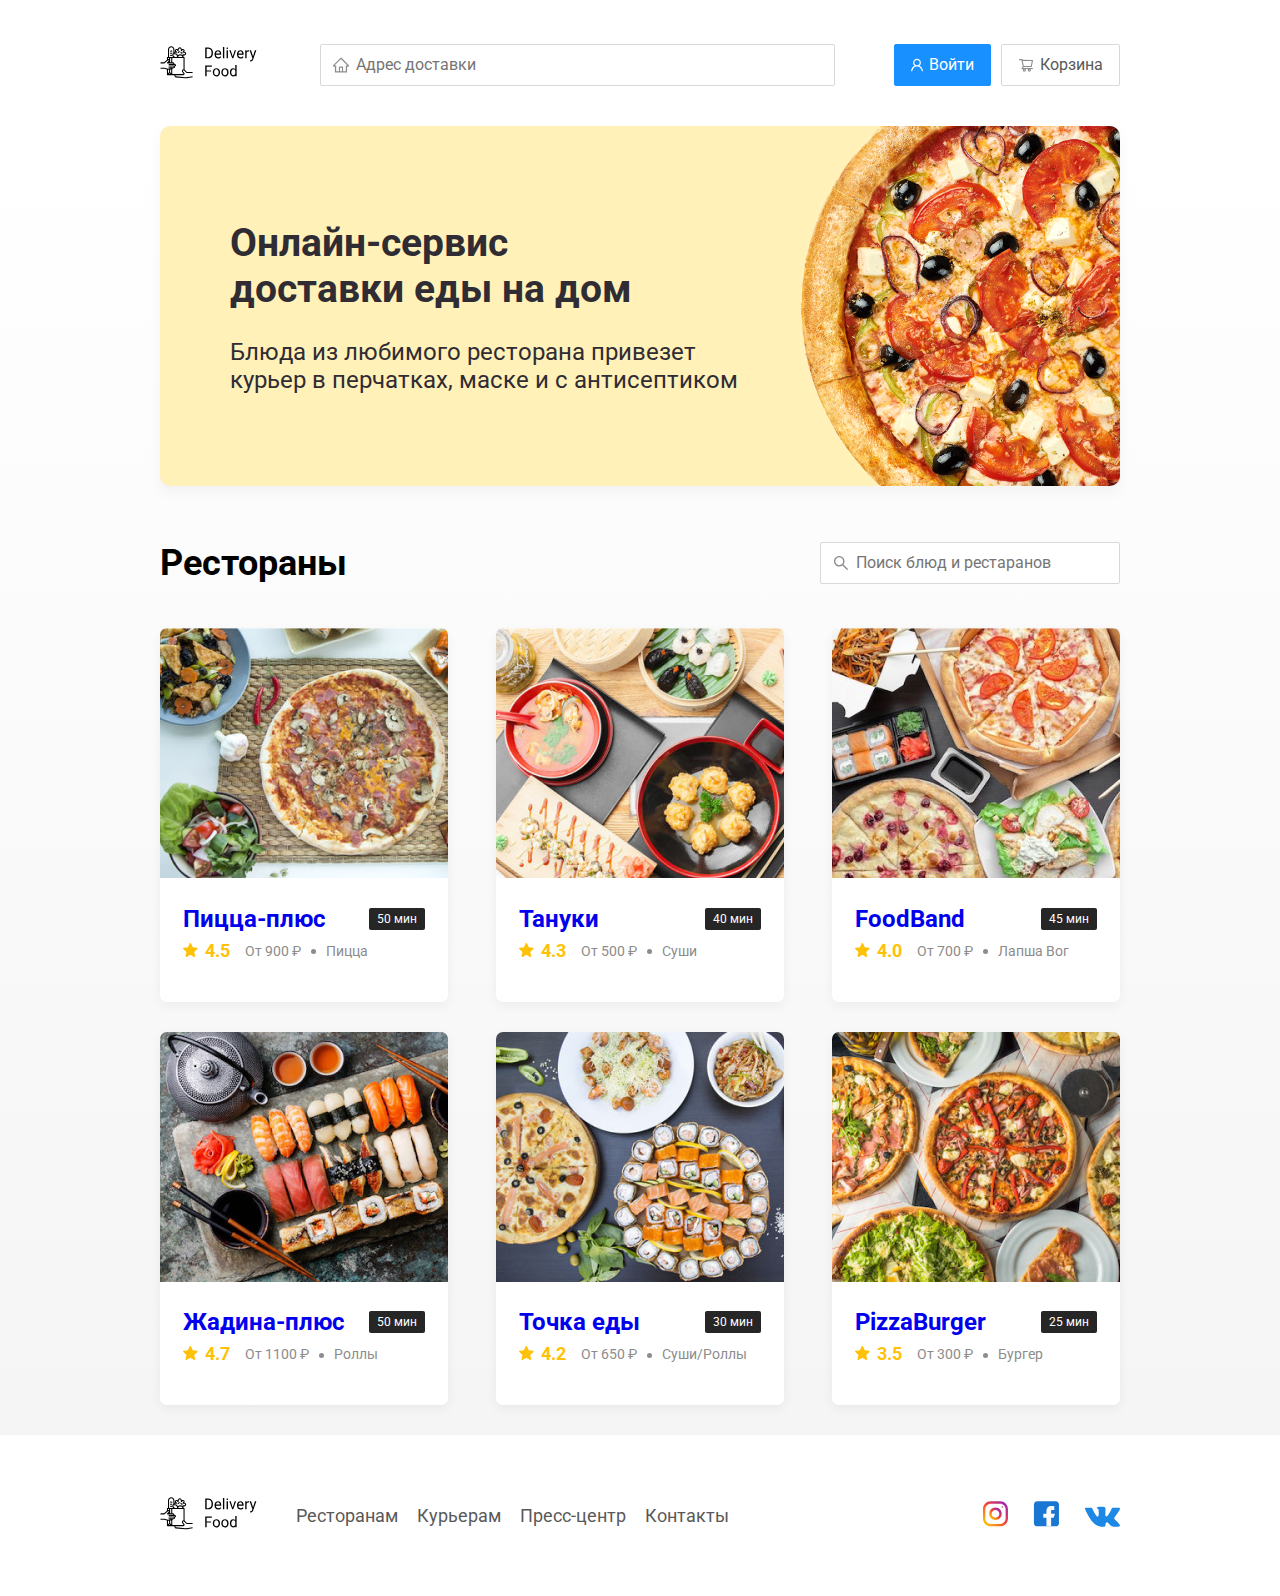
<file: index.html>
<!DOCTYPE html>
<html lang="ru">
<head>
    <meta charset="UTF-8" />
    <meta name="viewport" content="width=device-width, initial-scale=1.0" />
    <title>Delivery Food - доставка еду на дом</title>
    <link href="https://fonts.googleapis.com/css?family=Roboto:400,700&display=swap&subset=cyrillic"
    rel="stylesheet">
    <link rel="stylesheet" href="css/normalize.css">
    <link rel="stylesheet" href="css/style.css" />
</head>
<body>
    <div class="container">
        <header class="header">
            <a href="index.html" class="logo">
                <img src="img/logo.svg" alt="Logo"/>
            </a>
            <input type="text" class="input input-address" placeholder="Адрес доставки"/>
            <div class="buttons">
                <button class="button button-primary">
                    <img src="img/user.svg" alt="user" class="button-icon" />
                    <span class="button-text">Войти</span>
                </button>
                <button class="button">
                    <img src="img/shopping-cart.svg" alt="shopping cart" class="button-icon" />
                    <span class="button-text">Корзина</span>
                </button>
            </div>
        </header>
        <!-- /.container -->
    </div>
    <main class="main">
        <div class="container">
            <section class="promo">
                <h1 class="promo-title">Онлайн-сервис <br />доставки еды на дом</h1>
                <p class="promo-text">
                    Блюда из любимого ресторана привезет курьер в перчатках, маске и с антисептиком
                </p>
            </section>
            <section class="restaurants">
                <div class="section-heading">
                    <h2 class="section-title">Рестораны</h2>
                    <input type="text" class="input input-search" placeholder="Поиск блюд и рестаранов" />
                </div>
                <div class="cards">
                    <a href="restaurant .html" class="card"> <!-- 1 -->
                        <img src="img/image.jpg" alt="image" class="card-image" />
                        <div class="card-text">
                            <div class="card-heading">
                                <h3 class="card-title">Пицца-плюс</h3>
                                <span class="card-tag tag">50 мин</span>
                            </div>
                            <!-- /.card-heading -->
                            <div class="card-info">
                                <div class="rating"><img src="img/rating.svg" alt="rating" class="rating-star" />4.5</div>
                                <div class="price">От 900 ₽</div>
                                <div class="category">Пицца</div>
                            </div>
                            <!-- /.card-info -->
                        </div>
                        <!-- /.card-text -->
                    </a>
                    <!-- /.card 1 -->
                    <a href="restaurant .html" class="card"> <!-- 2 -->
                        <img src="img/image2.jpg" alt="image" class="card-image" />
                        <div class="card-text">
                            <div class="card-heading">
                                <h3 class="card-title">Тануки</h3>
                                <span class="card-tag tag">40 мин</span>
                            </div>
                            <!-- /.card-heading -->
                            <div class="card-info">
                                <div class="rating"><img src="img/rating.svg" alt="rating" class="rating-star" />4.3</div>
                                <div class="price">От 500 ₽</div>
                                <div class="category">Суши</div>
                            </div>
                            <!-- /.card-info -->
                        </div>
                        <!-- /.card-text -->
                    </a>
                    <!-- /.card 2 -->
                    <a href="restaurant .html" class="card"> <!-- 3 -->
                        <img src="img/image3.jpg" alt="image" class="card-image" />
                        <div class="card-text">
                            <div class="card-heading">
                                <h3 class="card-title">FoodBand</h3>
                                <span class="card-tag tag">45 мин</span>
                            </div>
                            <!-- /.card-heading -->
                            <div class="card-info">
                                <div class="rating"><img src="img/rating.svg" alt="rating" class="rating-star" />4.0</div>
                                <div class="price">От 700 ₽</div>
                                <div class="category">Лапша Вог</div>
                            </div>
                            <!-- /.card-info -->
                        </div>
                        <!-- /.card-text -->
                    </a>
                    <!-- /.card 3 -->
                    <a href="restaurant .html" class="card"> <!-- 4 -->
                        <img src="img/image4.jpg" alt="image" class="card-image" />
                        <div class="card-text">
                            <div class="card-heading">
                                <h3 class="card-title">Жадина-плюс</h3>
                                <span class="card-tag tag">50 мин</span>
                            </div>
                            <!-- /.card-heading -->
                            <div class="card-info">
                                <div class="rating"><img src="img/rating.svg" alt="rating" class="rating-star" />4.7</div>
                                <div class="price">От 1100 ₽</div>
                                <div class="category">Роллы</div>
                            </div>
                            <!-- /.card-info -->
                        </div>
                        <!-- /.card-text -->
                    </a>
                    <!-- /.card 4 -->
                    <a href="restaurant .html" class="card"> <!-- 5 -->
                        <img src="img/image5.jpg" alt="image" class="card-image" />
                        <div class="card-text">
                            <div class="card-heading">
                                <h3 class="card-title">Точка еды</h3>
                                <span class="card-tag tag">30 мин</span>
                            </div>
                            <!-- /.card-heading -->
                            <div class="card-info">
                                <div class="rating"><img src="img/rating.svg" alt="rating" class="rating-star" />4.2</div>
                                <div class="price">От 650 ₽</div>
                                <div class="category">Суши/Роллы</div>
                            </div>
                            <!-- /.card-info -->
                        </div>
                        <!-- /.card-text -->
                    </a>
                    <!-- /.card 5 -->
                    <a href="restaurant .html" class="card"> <!-- 6 -->
                        <img src="img/image6.jpg" alt="image" class="card-image" />
                        <div class="card-text">
                            <div class="card-heading">
                                <h3 class="card-title">PizzaBurger</h3>
                                <span class="card-tag tag">25 мин</span>
                            </div>
                            <!-- /.card-heading -->
                            <div class="card-info">
                                <div class="rating"><img src="img/rating.svg" alt="rating" class="rating-star" />3.5</div>
                                <div class="price">От 300 ₽</div>
                                <div class="category">Бургер</div>
                            </div>
                            <!-- /.card-info -->
                        </div>
                        <!-- /.card-text -->
                    </a>
                    <!-- /.card 6 -->
                </div>
                <!-- /.cards -->
            </section>
        </div>
        <!-- /.container -->
    </main>

    <footer class="footer">
        <div class="container">
            <div class="footer-block">
                <a href="index.html" class="logofooter-logo">
                    <img src="img/logo.svg" alt="Logo"/>
                </a>    
                <nav class="footer-nav">
                    <a href="#" class="footer-link">Ресторанам</a>
                    <a href="#" class="footer-link">Курьерам</a>
                    <a href="#" class="footer-link">Пресс-центр</a>
                    <a href="#" class="footer-link">Контакты</a>
                </nav>
                <div class="social-link">
                    <a href="#" class="social-link"><img src="img/instagram.svg" alt="instagram"></a>
                    <a href="#" class="social-link"><img src="img/fb.svg" alt="facebook"></a>
                    <a href="#" class="social-link"><img src="img/vk.svg" alt="vk"></a>
                </div>
            </div>
            <!-- /.footer-block -->
        </div>
    </footer>

</body>
</html>
</file>
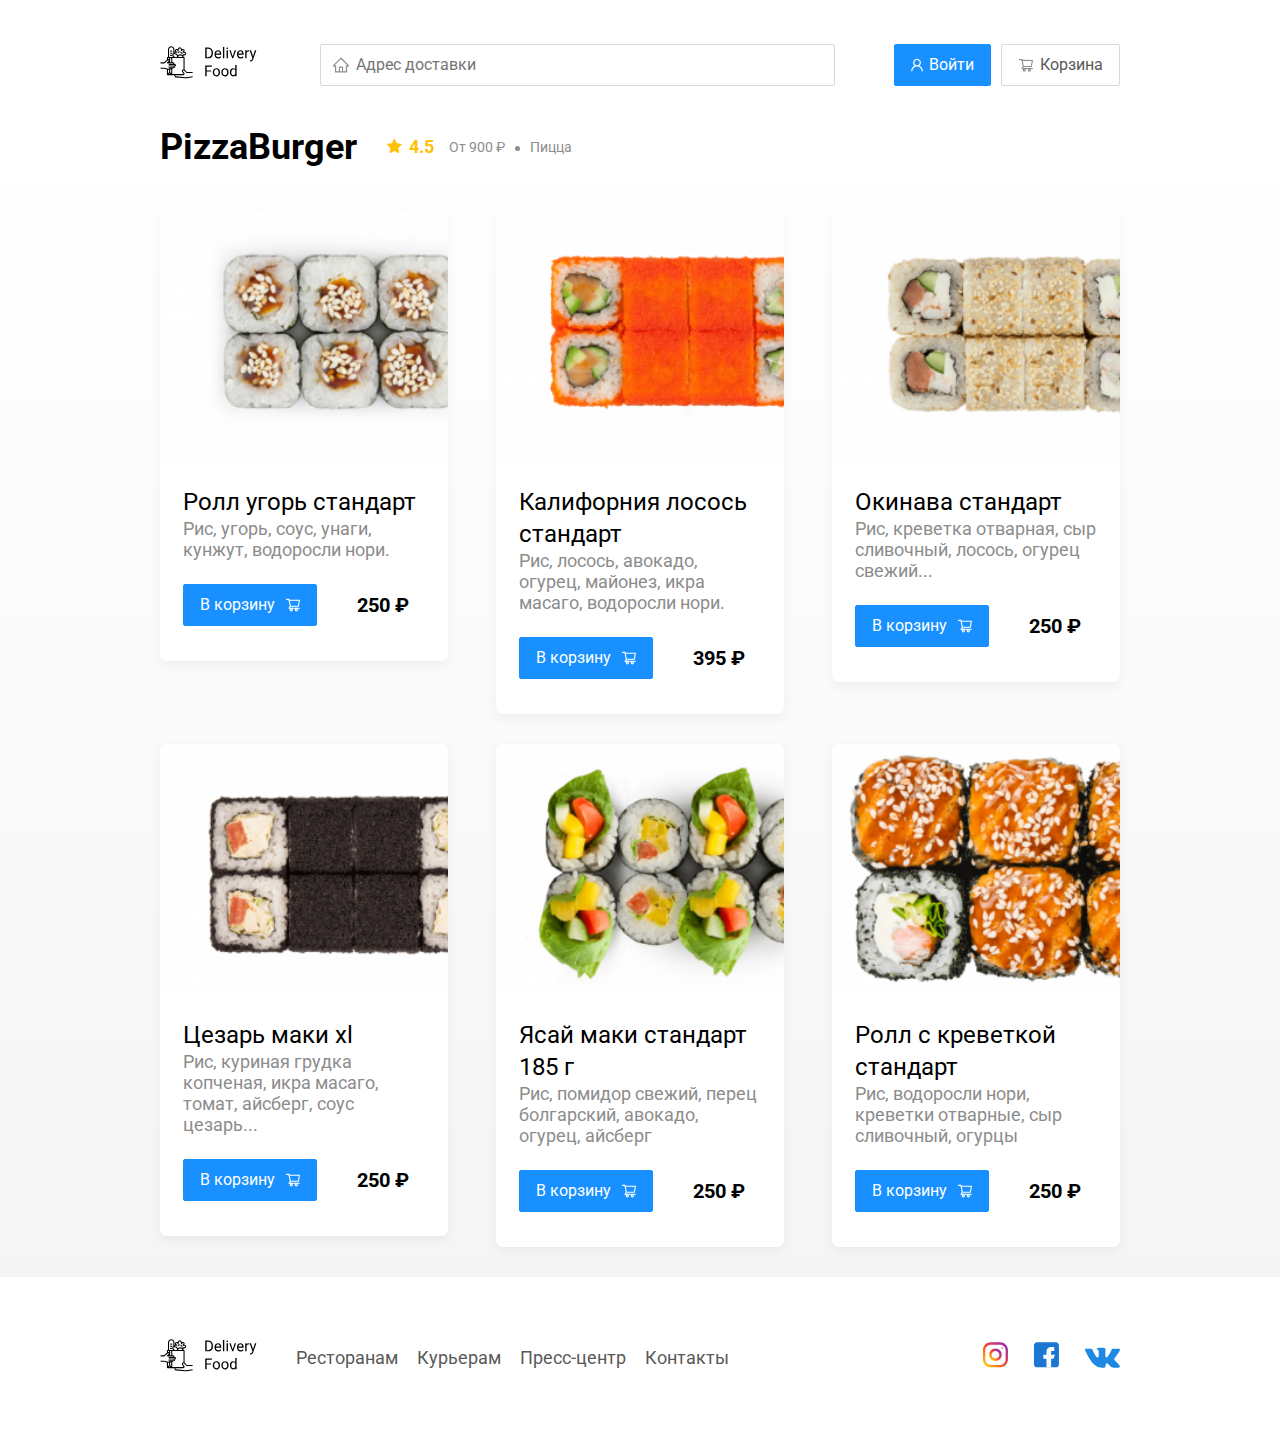
<file: restaurant .html>
<!DOCTYPE html>
<html lang="ru">
<head>
    <meta charset="UTF-8" />
    <meta name="viewport" content="width=device-width, initial-scale=1.0" />
    <title>PizzaBurger - доставка еду на дом</title>
    <link href="https://fonts.googleapis.com/css?family=Roboto:400,700&display=swap&subset=cyrillic"
    rel="stylesheet">
    <link rel="stylesheet" href="css/normalize.css">
    <link rel="stylesheet" href="css/animate.css">
    <link rel="stylesheet" href="css/style.css" />
</head>
<body>
    <div class="container">
        <header class="header">
            <a href="index.html" class="logo">
                <img src="img/logo.svg" alt="Logo"/>
            </a>
            <input type="text" class="input input-address" placeholder="Адрес доставки"/>
            <div class="buttons">
                <button class="button button-primary">
                    <img src="img/user.svg" alt="user" class="button-icon" />
                    <span class="button-text">Войти</span>
                </button>
                <button class="button" id="cart-button">
                    <img src="img/shopping-cart.svg" alt="shopping cart" class="button-icon" />
                    <span class="button-text">Корзина</span>
                </button>
            </div>
        </header>
        <!-- /.container -->
    </div>
    <main class="main">
        <div class="container">
            <section class="restaurants">
                <div class="section-heading">
                    <h2 class="section-title">PizzaBurger</h2>
                    <div class="card-info">
                        <div class="rating"><img src="img/rating.svg" alt="rating" class="rating-star" />4.5</div>
                        <div class="price">От 900 ₽</div>
                        <div class="category">Пицца</div>
                    </div>
                    <!-- /.card-info -->

                </div>
                <div class="cards">
                    <div class="card wow fadeInUp" data-wow-delay="0.2s"> <!-- 1 -->
                        <img src="img/food1.jpg" alt="image" class="card-image" />
                        <div class="card-text">
                            <div class="card-heading">
                                <h3 class="card-title card-title-reg">Ролл угорь стандарт</h3>
                            </div>
                            <!-- /.card-heading -->
                            <div class="card-info">
                                <div class="ingredients">Рис, угорь, соус, унаги, кунжут, водоросли нори.</div>
                            </div>
                            <!-- /.card-info -->
                            <div class="card-buttons">
                                <button class="button button-primary">
                                    <span class="button-card-text">В корзину</span>
                                    <img src="img/shopping-cart-white.svg" alt="shopping-cart" class="button-card-image">
                                </button>
                                <strong class="card-price-bold">250 ₽</strong>
                            </div>
                        </div>
                        <!-- /.card-text -->
                    </div>
                    <!-- /.card 1 -->
                    <div class="card wow fadeInUp" data-wow-delay="0.4s"> <!-- 2 -->
                        <img src="img/food2.jpg" alt="image" class="card-image" />
                        <div class="card-text">
                            <div class="card-heading">
                                <h3 class="card-title card-title-reg">Калифорния лосось стандарт</h3>
                            </div>
                            <!-- /.card-heading -->
                            <div class="card-info">
                                <div class="ingredients">Рис, лосось, авокадо, огурец, майонез, икра масаго, водоросли нори.</div>
                            </div>
                            <!-- /.card-info -->
                            <div class="card-buttons">
                                <button class="button button-primary">
                                    <span class="button-card-text">В корзину</span>
                                    <img src="img/shopping-cart-white.svg" alt="shopping-cart" class="button-card-image">
                                </button>
                                <strong class="card-price-bold">395 ₽</strong>
                            </div>
                        </div>
                        <!-- /.card-text -->
                    </div>
                    <!-- /.card 2 -->
                    <div class="card wow fadeInUp" data-wow-delay="0.6s"> <!-- 3 -->
                        <img src="img/food3.jpg" alt="image" class="card-image" />
                        <div class="card-text">
                            <div class="card-heading">
                                <h3 class="card-title card-title-reg">Окинава стандарт</h3>
                            </div>
                            <!-- /.card-heading -->
                            <div class="card-info">
                                <div class="ingredients"> Рис, креветка отварная, сыр сливочный, лосось, огурец свежий...</div>
                            </div>
                            <!-- /.card-info -->
                            <div class="card-buttons">
                                <button class="button button-primary">
                                    <span class="button-card-text">В корзину</span>
                                    <img src="img/shopping-cart-white.svg" alt="shopping-cart" class="button-card-image">
                                </button>
                                <strong class="card-price-bold">250 ₽</strong>
                            </div>
                        </div>
                        <!-- /.card-text -->
                    </div>
                    <!-- /.card 3 -->
                    <div class="card wow fadeInUp" data-wow-delay="0.2s"> <!-- 4 -->
                        <img src="img/food4.jpg" alt="image" class="card-image" />
                        <div class="card-text">
                            <div class="card-heading">
                                <h3 class="card-title card-title-reg">Цезарь маки хl</h3>
                            </div>
                            <!-- /.card-heading -->
                            <div class="card-info">
                                <div class="ingredients">Рис, куриная грудка копченая, икра масаго, томат, айсберг, соус цезарь...</div>
                            </div>
                            <!-- /.card-info -->
                            <div class="card-buttons">
                                <button class="button button-primary">
                                    <span class="button-card-text">В корзину</span>
                                    <img src="img/shopping-cart-white.svg" alt="shopping-cart" class="button-card-image">
                                </button>
                                <strong class="card-price-bold">250 ₽</strong>
                            </div>
                        </div>
                        <!-- /.card-text -->
                    </div>
                    <!-- /.card 4 -->
                    <div class="card wow fadeInUp" data-wow-delay="0.4s"> <!-- 5 -->
                        <img src="img/food5.jpg" alt="image" class="card-image" />
                        <div class="card-text">
                            <div class="card-heading">
                                <h3 class="card-title card-title-reg">Ясай маки стандарт 185 г</h3>
                            </div>
                            <!-- /.card-heading -->
                            <div class="card-info">
                                <div class="ingredients">Рис, помидор свежий, перец болгарский, авокадо, огурец, айсберг</div>
                            </div>
                            <!-- /.card-info -->
                            <div class="card-buttons">
                                <button class="button button-primary">
                                    <span class="button-card-text">В корзину</span>
                                    <img src="img/shopping-cart-white.svg" alt="shopping-cart" class="button-card-image">
                                </button>
                                <strong class="card-price-bold">250 ₽</strong>
                            </div>
                        </div>
                        <!-- /.card-text -->
                    </div>
                    <!-- /.card 5 -->
                    <div class="card wow fadeInUp" data-wow-delay="0.6s"> <!-- 6 -->
                        <img src="img/food6.jpg" alt="image" class="card-image" />
                        <div class="card-text">
                            <div class="card-heading">
                                <h3 class="card-title card-title-reg">Ролл с креветкой стандарт</h3>
                            </div>
                            <!-- /.card-heading -->
                            <div class="card-info">
                                <div class="ingredients">Рис, водоросли нори, креветки отварные, сыр сливочный, огурцы</div>
                            </div>
                            <!-- /.card-info -->
                            <div class="card-buttons">
                                <button class="button button-primary">
                                    <span class="button-card-text">В корзину</span>
                                    <img src="img/shopping-cart-white.svg" alt="shopping-cart" class="button-card-image">
                                </button>
                                <strong class="card-price-bold">250 ₽</strong>
                            </div>
                        </div>
                        <!-- /.card-text -->
                    </div>
                    <!-- /.card 6 -->
                </div>
                <!-- /.cards -->
            </section>
        </div>
        <!-- /.container -->
    </main>

    <footer class="footer">
        <div class="container">
            <div class="footer-block">
                <a href="index.html" class="logofooter-logo">
                    <img src="img/logo.svg" alt="Logo"/>
                </a>    
                <nav class="footer-nav">
                    <a href="#" class="footer-link">Ресторанам</a>
                    <a href="#" class="footer-link">Курьерам</a>
                    <a href="#" class="footer-link">Пресс-центр</a>
                    <a href="#" class="footer-link">Контакты</a>
                </nav>
                <div class="social-link">
                    <a href="#" class="social-link"><img src="img/instagram.svg" alt="instagram"></a>
                    <a href="#" class="social-link"><img src="img/fb.svg" alt="facebook"></a>
                    <a href="#" class="social-link"><img src="img/vk.svg" alt="vk"></a>
                </div>
            </div>
            <!-- /.footer-block -->
        </div>
    </footer>

    <div class="modal">
        <div class="modal-dialog">
            <div class="modal-header">
                <h3 class="modal-title">Корзина</h3>
                <button class="close">&times;</button>
            </div>
            <!-- /.modal-header -->
            <div class="modal-body">
                <div class="food-row">
                    <span class="food-name">Ролл угорь стандарт</span>
                    <strong class="food-price">250 ₽</strong>
                    <div class="food-counter">
                        <button class="counter-button">-</button>
                        <span class="counter">1</span>
                        <button class="counter-button">+</button>
                    </div>
                </div>
                <!-- /.foods-row -->
                <div class="food-row">
                    <span class="food-name">Ролл угорь стандарт</span>
                    <strong class="food-price">250 ₽</strong>
                    <div class="food-counter">
                        <button class="counter-button">-</button>
                        <span class="counter">1</span>
                        <button class="counter-button">+</button>
                    </div>
                </div>
                <!-- /.foods-row -->
                <div class="food-row">
                    <span class="food-name">Ролл угорь стандарт</span>
                    <strong class="food-price">250 ₽</strong>
                    <div class="food-counter">
                        <button class="counter-button">-</button>
                        <span class="counter">1</span>
                        <button class="counter-button">+</button>
                    </div>
                </div>
                <!-- /.foods-row -->
                <div class="food-row">
                    <span class="food-name">Ролл угорь стандарт</span>
                    <strong class="food-price">250 ₽</strong>
                    <div class="food-counter">
                        <button class="counter-button">-</button>
                        <span class="counter">1</span>
                        <button class="counter-button">+</button>
                    </div>
                </div>
                <!-- /.foods-row -->
            </div>
            <!-- /.modal-body -->
            <div class="modal-footer">
                <span class="modal-pricetag">1250 ₽</span>
                <div class="footer-buttons">
                    <button class="button button-primary">Оформить заказ</button>
                    <button class="button">Отмена</button>
                </div>
            </div>
            <!-- /.modal-footer -->
        </div>
        <!-- /.modal-dialog -->
    </div>
    <script src="js/wow.min.js"></script>
    <script src="js/main.js"></script>
</body>
</html>
</file>
<file: css/style.css>
* {
    box-sizing: border-box;
}
body {
    font-family: 'Roboto', sans-serif;
    padding-top: 44px;
}
.container {
    max-width: 1200px;
    margin: auto;
}
.header {
    display: flex;
    align-items: center;
    justify-content: space-between;
    margin-bottom: 40px;
}
.input {
    background: #FFFFFF;
    border: 1px solid #D9D9D9;
    border-radius: 2px;
    font-size: 16px;
    line-height: 24px;
    padding: 8px;
    padding-left: 35px;
    background-repeat: no-repeat;
    background-position: left 11px center;
}
.input-address {
    flex: 0.8;
    background-image: url(../img/home.svg);
}
.input-search {
    background-image: url(../img/search.svg);
    width: 300px;
    margin-left: auto;
}
.buttons {
    display: flex;
    align-items: center;
}
.button {
    display: flex;
    align-items: center;
    padding: 8px 16px;
    background: #FFFFFF;
    border: 1px solid #D9D9D9;
    box-sizing: border-box;
    box-shadow: 0px 0px 2px rgba(0, 0, 0, 0.0015);
    border-radius: 2px;
    color: #595959;
    font-size: 16px;
    line-height: 24px;
}
.button-primary {
    background: #1890FF;
    border: 1px solid #1890ff;
    color: #FFF;
    margin-right: 10px;
}
.button-icon {
    margin-right: 6px;
}
.button-card-text {
    margin-right: 10px;
}
.promo {
    box-shadow: 0px 7px 12px rgba(158, 158, 163, 0.1);
    background: #fff1b8 url(../img/promo-image.png) no-repeat top -100px right -247px / 924px;
    border-radius: 10px;
    padding: 68px 70px;
    margin-bottom: 56px;
}
.promo-title {
    font-style: normal;
    font-weight: bold;
    font-size: 39px;
    line-height: 46px;
    color: #302c34;
}
.promo-text {
    font-style: normal;
    font-weight: normal;
    font-size: 24px;
    line-height: 28px;
    color: #302c34;
    max-width: 538px;
}
.main {
    background: linear-gradient(180deg, rgba(245, 245, 245, 0) 1.04%, #f5f5f5 100%);
}
.section-heading {
    display: flex;
    align-items: center;
    margin-bottom: 44px;
}
.section-title {
    font-style: normal;
    font-weight: bold;
    font-size: 36px;
    line-height: 42px;
    margin: 0;
    color: #000000;
    margin-right: 30px;
}
.cards {
    display: flex;
    align-items: flex-start;
    justify-content: space-between;
    flex-wrap: wrap;
}
.card {
    background: #FFFFFF;
    box-shadow: 0px 4px 12px rgba(0, 0, 0, 0.05);
    border-radius: 7px;
    overflow: hidden;
    margin-bottom: 30px;
    flex-basis: 30%;
    text-decoration: none;
}
.card-image {
    width: 384px;
    height: 250px;
    object-fit: cover;
}
.card-text {    
    padding-top: 20px;
    padding-bottom: 35px;
    padding-left: 23px;
    padding-right: 23px;
}
.card-heading {
    display: flex;
    align-items: center;
    justify-content: space-between;
}
.card-title {
    margin: 0;
    font-style: normal;
    font-weight: bold;
    font-size: 24px;
    line-height: 32px;
}
.card-title-reg {
    font-weight: 400;
}
.card-tag {
    font-style: normal;
    font-weight: normal;
    font-size: 12px;
    line-height: 20px;
    color: #ffffff;
    background: #262626;
    border-radius: 2px;
    padding: 1px 8px;
}
.card-info {
    display: flex;
    align-items: center;
    flex-wrap: wrap;
}
.card-buttons {
    display: flex;
    align-items: center;
    margin-top: 24px;
}
.card-price-bold {
    font-weight: bold;
    font-size: 20px;
    line-height: 32px;
    margin-left: 30px;
}
.rating {
    margin-right: 26px;
    color: #ffc107;
    font-weight: bold;
    font-size: 18px;
    line-height: 32px;
}
.rating-star {
    margin-right: 7px;
}
.price,
.category {
    color: #8c8c8c;
    font-size: 18px;
    line-height: 32px;
}
.price {
    margin-right: 10px;
}
.ingredients {
    color: #8c8c8c;
    font-size: 18px;
    line-height: 21px;
}
.category {
    text-overflow: ellipsis;
    overflow: hidden;
    white-space: nowrap;
    max-width: 150px;
}
.price:after {
    content: "";
    width: 5px;
    height: 5px;
    background-color: #8c8c8c;
    display: inline-block;
    vertical-align: middle;
    border-radius: 50%;
    margin-left: 10px;
}
.footer {
    padding: 60px 0;
}
.footer-block {
    display: flex;
    align-items: center;
    justify-content: space-between;
}
.footer-nav {
    margin-left: 35px;
    margin-right: auto;
}
.footer-link {
    display: inline-block;
    color: #595959;
    font-style: normal;
    font-weight: normal;
    font-size: 18px;
    line-height: 21px;
    text-decoration: none;
}
.footer-link:not(:last-child) {
    margin-right: 15px;
}
.social-links {
    display: flex;
    align-items: center;
}
.social-link:not(:last-child) {
    margin-right: 21px;
}

.modal {
    position: fixed;
    left: 0;
    top: 0;
    width: 100%;
    height: 100%;
    background: rgba(0, 0, 0, 0.4);
    display: none;
}
.is-open {
    display: flex;
}
.modal-dialog {
    max-width: 780px;
    width: 95%;
    min-height: 552px;
    background: #ffffff;
    border-radius: 5px;
    margin: auto;
    padding: 40px 45px;
}
.modal-header {
    display: flex;
    align-items: center;
    justify-content: space-between;
    margin-bottom: 45px;
}
.modal-title {
    margin: 0;
    font-weight: bold;
    font-size: 36px;
    line-height: 42px;
}
.close {
    font-size: 36px;
    border: none;
    background-color: transparent;
}
.modal-body {
    margin-bottom: 52px;
}
.food-row {
    display: flex;
    align-items: flex-start;
    justify-content: space-between;
    padding-bottom: 8px;
    border-bottom: 1px solid #d9d9d9;
    margin-bottom: 15px;
}
.food-name {
    font-weight: normal;
    font-size: 18px;
    line-height: 32px;
}
.food-price {
    margin-left: auto;
    margin-right: 47px;
    font-weight: bold;
    font-size: 20px;
    line-height: 32px;
}
.food-counter {
    display: flex;
    align-items: center;
}
.counter-button {
    display: flex;
    align-items: center;
    justify-content: center;
    width: 39px;
    height: 32px;
    background: #ffffff;
    border: 1px solid #40a9ff;
    box-sizing: border-box;
    border-radius: 2px;
    font-weight: normal;
    font-size: 14px;
    line-height: 22px;
    color: #40a9ff;
}
.counter {
    font-size: 16px;
    line-height: 24px;
    margin-left: 10px;
    margin-right: 10px;
}
.modal-footer {
    display: flex;
    align-items: center;
    justify-content: space-between;
}
.footer-buttons {
    display: flex;
    align-items: center;
}
.modal-pricetag {
    background: #262626;
    border-radius: 5px;
    color: #ffffff;
    padding: 15px 20px;
    font-size: 20px;
    line-height: 23px;
}

@media (max-width: 1366px) {
    .container {
        max-width: 960px;
    }
    .promo {
        background-position: center right -300px;
        background-size: 750px;
    }
    .rating {
        margin-right: 15px;
    }
    .category,
    .price {
        font-size: 14px;
    }
}
@media (max-width: 992px) {
    .container {
        max-width: 750px;
    }
    .promo {
        padding: 50px;
        background-size: 500px;
        background-position: center right -200px;
    }
    .promo-text {
        font-size: 18px;
        max-width: 400px;
    }
    .card {
        flex-basis: 49%;
    }
    .footer-link {
        font-size: 16px;
    }
}
@media (max-width: 768px) {
    .container {
        max-width: 560px;
    }
    .card-info {
        flex-wrap: wrap;
    }
    .card .rating {
        flex-basis: 100%;
    }
    .card-title {
        font-size: 18px;
    }
    .promo {
        background-size: 400px;
        background-position: bottom 50px right -200px;
    }
    .promo-title {
        font-size: 24px;
        line-height: 1.4;
    }
    .promo-text {
        margin-top: 0;
    }
}
@media (max-width: 578px) {
    .container {
        width: 90%;
    }
    .header {
        flex-wrap: wrap;
    }
    .input-address {
        margin-top: 15px;
        flex: 1;
        order: 5;
    }
    .promo {
        background-image: none;
    }
    .promo-title {
        margin-bottom: 10px;
    }
    .section-title {
        font-size: 20px;
    }
    .card {
        flex-basis: 100%;
    }
    .card-image {
        width: 100%;
    }
    .footer {
        padding: 30px 0;
    }
    .footer-block {
        align-items: flex-start;
    }
    .footer-nav {
        margin-left: 0;
        margin-right: 0;
        order: 0;
        display: flex;
        flex-direction: column;
    }
    .footer-logo {
        margin-right: 15px;
        order: 1;
    }
    .social-link {
        order: 2;
    }
}
@media (max-width: 480px) {
    .button-text {
        display: none;
    }
    .button-icon {
        margin: 0;
    }
    .button {
        min-height: 40px;
    }
    .promo {
        padding: 20px;
    }
    .section-heading {
        flex-wrap: wrap;
    }
    .footer-block {
        flex-wrap: wrap;
        flex-direction: column;
        align-items: center;
    }
    .footer-logo {
        order: 0;
        margin-bottom: 20px;
    }
    .footer-nav {
        margin-bottom: 20px;
        text-align: center;
    }
    .footer-link:not(:last-child) {
        margin-right: 0;
    }
}
</file>
